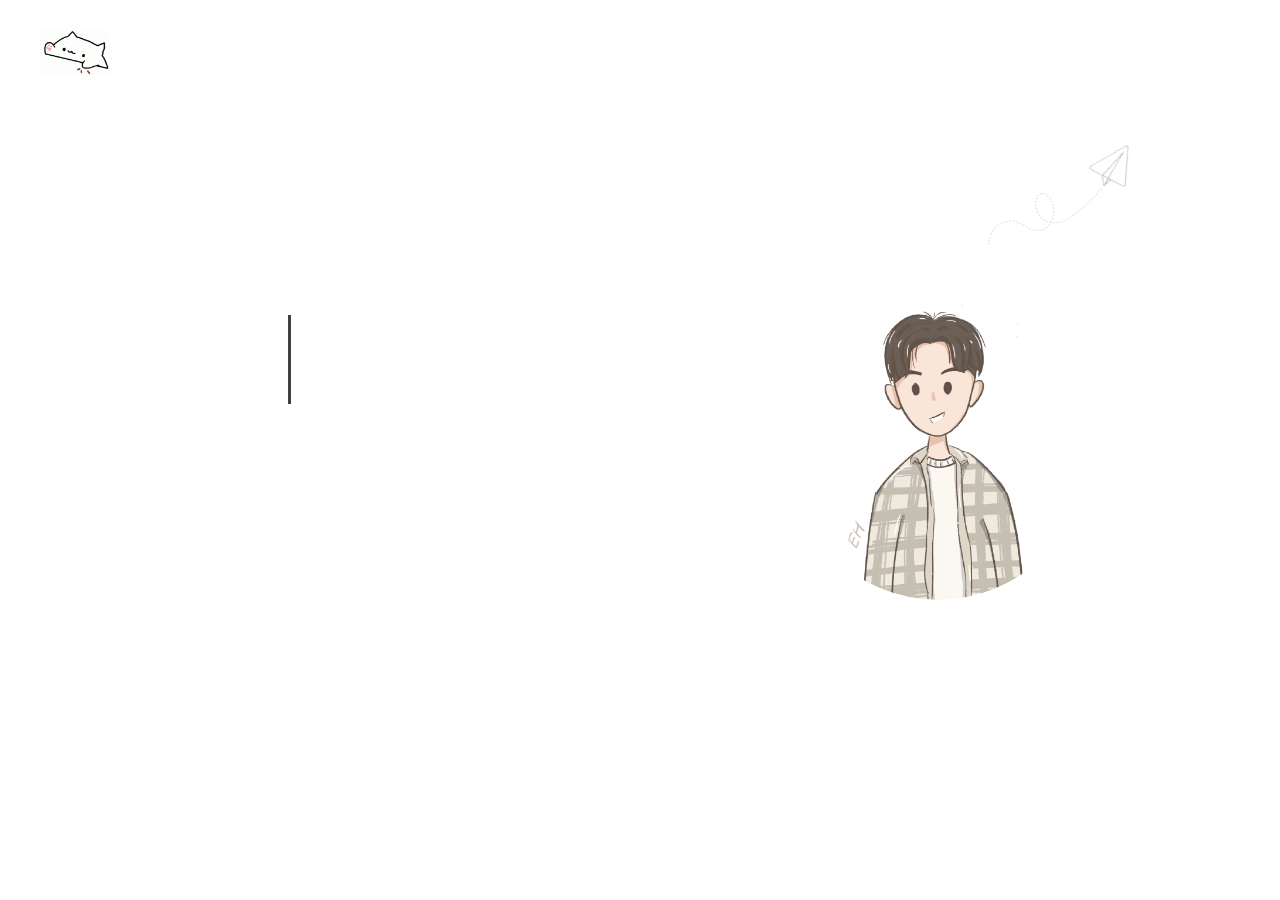
<file: index.html>
<!DOCTYPE html>
<html lang="en">
<head>
    <meta charset="UTF-8">
    <meta name="viewport" content="width=device-width, initial-scale=1.0">
    <title>alex's eudaimonia</title>
    <link rel="icon" type="image/x-icon" href="favicon.ico">
    <link rel="icon" type="image/png" sizes="32x32" href="favicon.ico">
    <link rel="apple-touch-icon" href="favicon.ico">
    <link rel="stylesheet" href="styles.css">
</head>
<body>
    <a href="/" class="logo">
        <img src="bongo.gif" alt="Home" class="logo-image">
    </a>
    
    <!-- Profile drawing background element -->
    <div class="paper-airplane">
        <img src="drawing_pfp.jpg" alt="Alex's profile illustration"/>
    </div>
    
    <!-- Paper airplane decorative element -->
    <div class="paper-airplane-small">
        <img src="paper-airplane.svg" alt="Paper airplane illustration"/>
    </div>
    
    <div class="container">
        <main class="content">
            <h1 class="title">hi, i'm alex.</h1>
            <p class="about-intro">I'm drawn to the intersection where technology meets society. Welcome to my little corner of the internet.</p>
            <div class="links">
                <a href="about.html" class="link">about</a>
                <a href="research.html" class="link">research</a>
                <a href="writing.html" class="link">writing</a>
                <a href="mnemosyne.html" class="link">mnemosyne</a>
                <a href="contact.html" class="link">contact</a>
            </div>
        </main>
    </div>
</body>
</html>
</file>
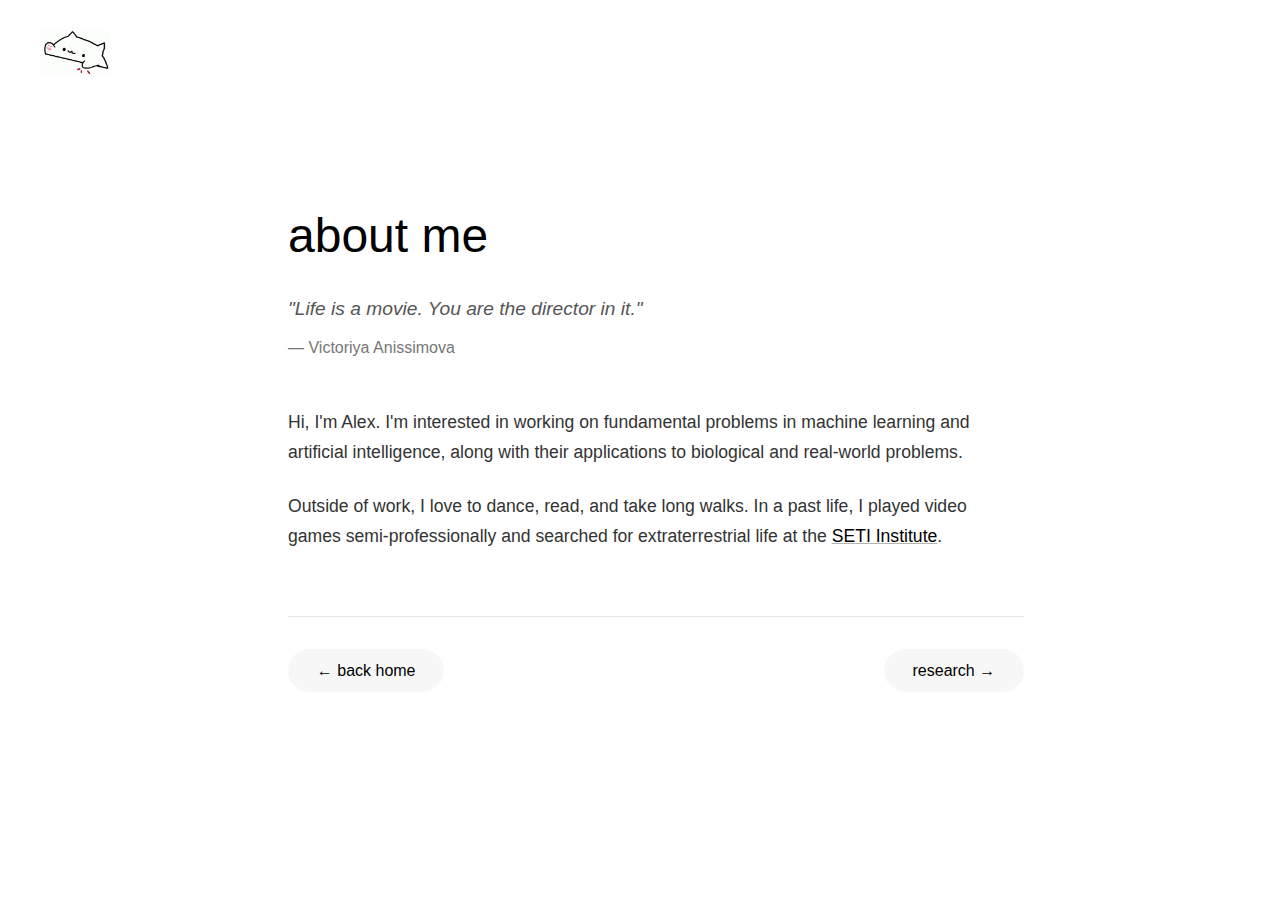
<file: about.html>
<!DOCTYPE html>
<html lang="en">
<head>
    <meta charset="UTF-8">
    <meta name="viewport" content="width=device-width, initial-scale=1.0">
    <title>alex's eudaimonia</title>
    <link rel="icon" type="image/x-icon" href="favicon.ico">
    <link rel="stylesheet" href="styles.css">
    <link rel="stylesheet" href="pages.css">
</head>
<body>
    <a href="/" class="logo">
        <img src="bongo.gif" alt="Home" class="logo-image">
    </a>
    
    <div class="container">
        <main class="page-content">
            <h1 class="page-title">about me</h1>
            
            <blockquote class="page-quote">
                "Life is a movie. You are the director in it."
                <cite>— Victoriya Anissimova</cite>
            </blockquote>
            
            <div class="about-section">
                <p>Hi, I'm Alex. I'm interested in working on fundamental problems in machine learning and artificial intelligence, along with their applications to biological and real-world problems.</p>
                
                <p>Outside of work, I love to dance, read, and take long walks. In a past life, I played video games semi-professionally and searched for extraterrestrial life at the <a href="https://www.seti.org/" target="_blank" rel="noopener noreferrer">SETI Institute</a>.</p>
            </div>
            
            <nav class="page-nav">
                <a href="/" class="nav-link">← back home</a>
                <a href="research.html" class="nav-link">research →</a>
            </nav>
        </main>
    </div>
</body>
</html>
</file>
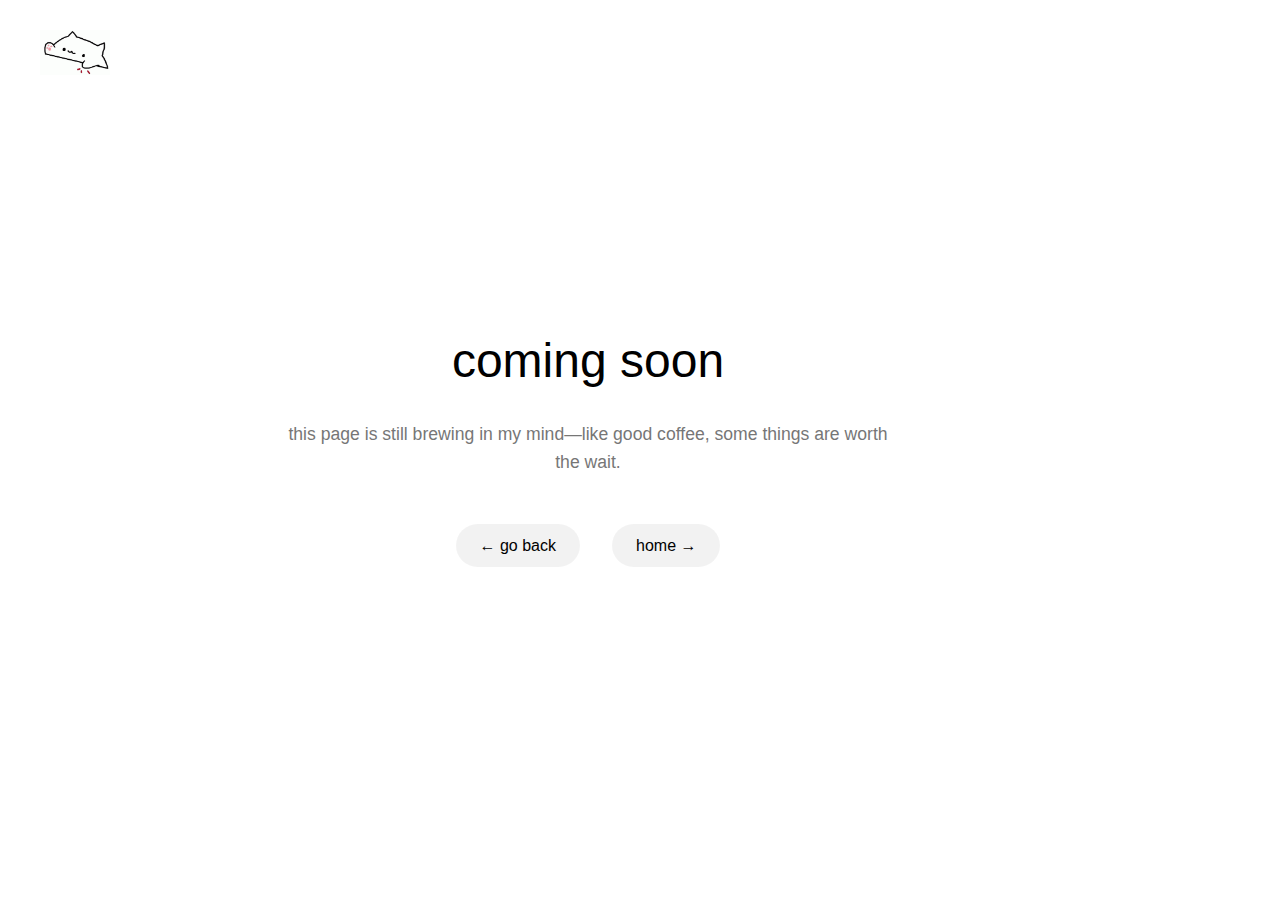
<file: coming-soon.html>
<!DOCTYPE html>
<html lang="en">
<head>
    <meta charset="UTF-8">
    <meta name="viewport" content="width=device-width, initial-scale=1.0">
    <title>coming soon - alex's eudaimonia</title>
    <link rel="icon" type="image/x-icon" href="favicon.ico">
    <link rel="stylesheet" href="styles.css">
    <link rel="stylesheet" href="pages.css">
</head>
<body>
    <a href="/" class="logo">
        <img src="bongo.gif" alt="Home" class="logo-image">
    </a>
    
    <div class="container">
        <main class="page-content">
            <div class="coming-soon-content">
                <h1 class="page-title">coming soon</h1>
                
                <div class="coming-soon-message">
                    <p>this page is still brewing in my mind—like good coffee, some things are worth the wait.</p>
                </div>
                
                <div class="coming-soon-actions">
                    <a href="javascript:history.back()" class="nav-link">← go back</a>
                    <a href="/" class="nav-link">home →</a>
                </div>
            </div>
        </main>
    </div>
    
    <style>
        .coming-soon-content {
            text-align: center;
            max-width: 600px;
            margin: 0 auto;
        }
        
        .coming-soon-message {
            margin: 2rem 0 3rem 0;
            opacity: 0.8;
        }
        
        .coming-soon-message p {
            font-size: 1.1rem;
            line-height: 1.6;
            margin-bottom: 1rem;
            color: #555;
        }
        
        .coming-soon-actions {
            display: flex;
            justify-content: center;
            gap: 2rem;
            margin-top: 2rem;
        }
        
        .coming-soon-actions .nav-link {
            padding: 0.8rem 1.5rem;
            background: rgba(0, 0, 0, 0.05);
            border-radius: 25px;
            transition: all 0.3s ease;
        }
        
        .coming-soon-actions .nav-link:hover {
            background: rgba(0, 0, 0, 0.1);
            transform: translateY(-2px);
        }
        
        @media (max-width: 768px) {
            .coming-soon-actions {
                flex-direction: column;
                align-items: center;
                gap: 1rem;
            }
        }
    </style>
</body>
</html>
</file>
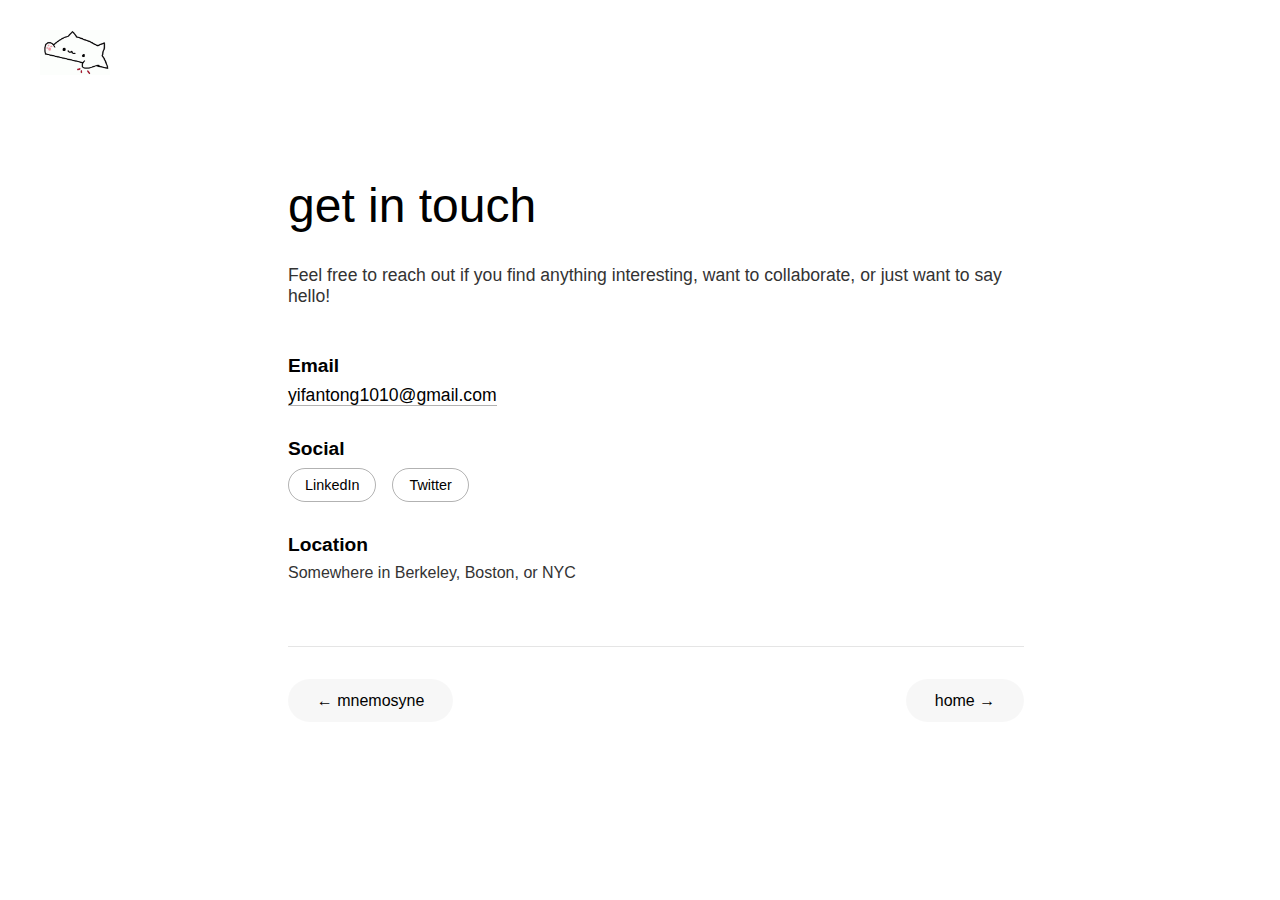
<file: contact.html>
<!DOCTYPE html>
<html lang="en">
<head>
    <meta charset="UTF-8">
    <meta name="viewport" content="width=device-width, initial-scale=1.0">
    <title>alex's eudaimonia</title>
    <link rel="icon" type="image/x-icon" href="favicon.ico">
    <link rel="stylesheet" href="styles.css">
    <link rel="stylesheet" href="pages.css">
</head>
<body>
    <a href="/" class="logo">
        <img src="bongo.gif" alt="Home" class="logo-image">
    </a>
    
    <div class="container">
        <main class="page-content">
            <h1 class="page-title">get in touch</h1>
            
            <div class="contact-intro">
                <p>Feel free to reach out if you find anything interesting, want to collaborate, or just want to say hello!</p>
            </div>
            
            <div class="contact-methods">
                <div class="contact-item">
                    <h3>Email</h3>
                    <a href="mailto:yifantong1010@gmail.com" class="contact-link">yifantong1010@gmail.com</a>
                </div>
                
                <div class="contact-item">
                    <h3>Social</h3>
                    <div class="social-links">
                        <a href="https://linkedin.com/in/alextong1010/" class="social-link">LinkedIn</a>
                        <a href="https://twitter.com/atong_04" class="social-link">Twitter</a>
                    </div>
                </div>
                
                <div class="contact-item">
                    <h3>Location</h3>
                    <p class="location">Somewhere in Berkeley, Boston, or NYC</p>
                </div>
            </div>
            
            <nav class="page-nav">
                <a href="mnemosyne.html" class="nav-link">← mnemosyne</a>
                <a href="/" class="nav-link">home →</a>
            </nav>
        </main>
    </div>
</body>
</html>
</file>
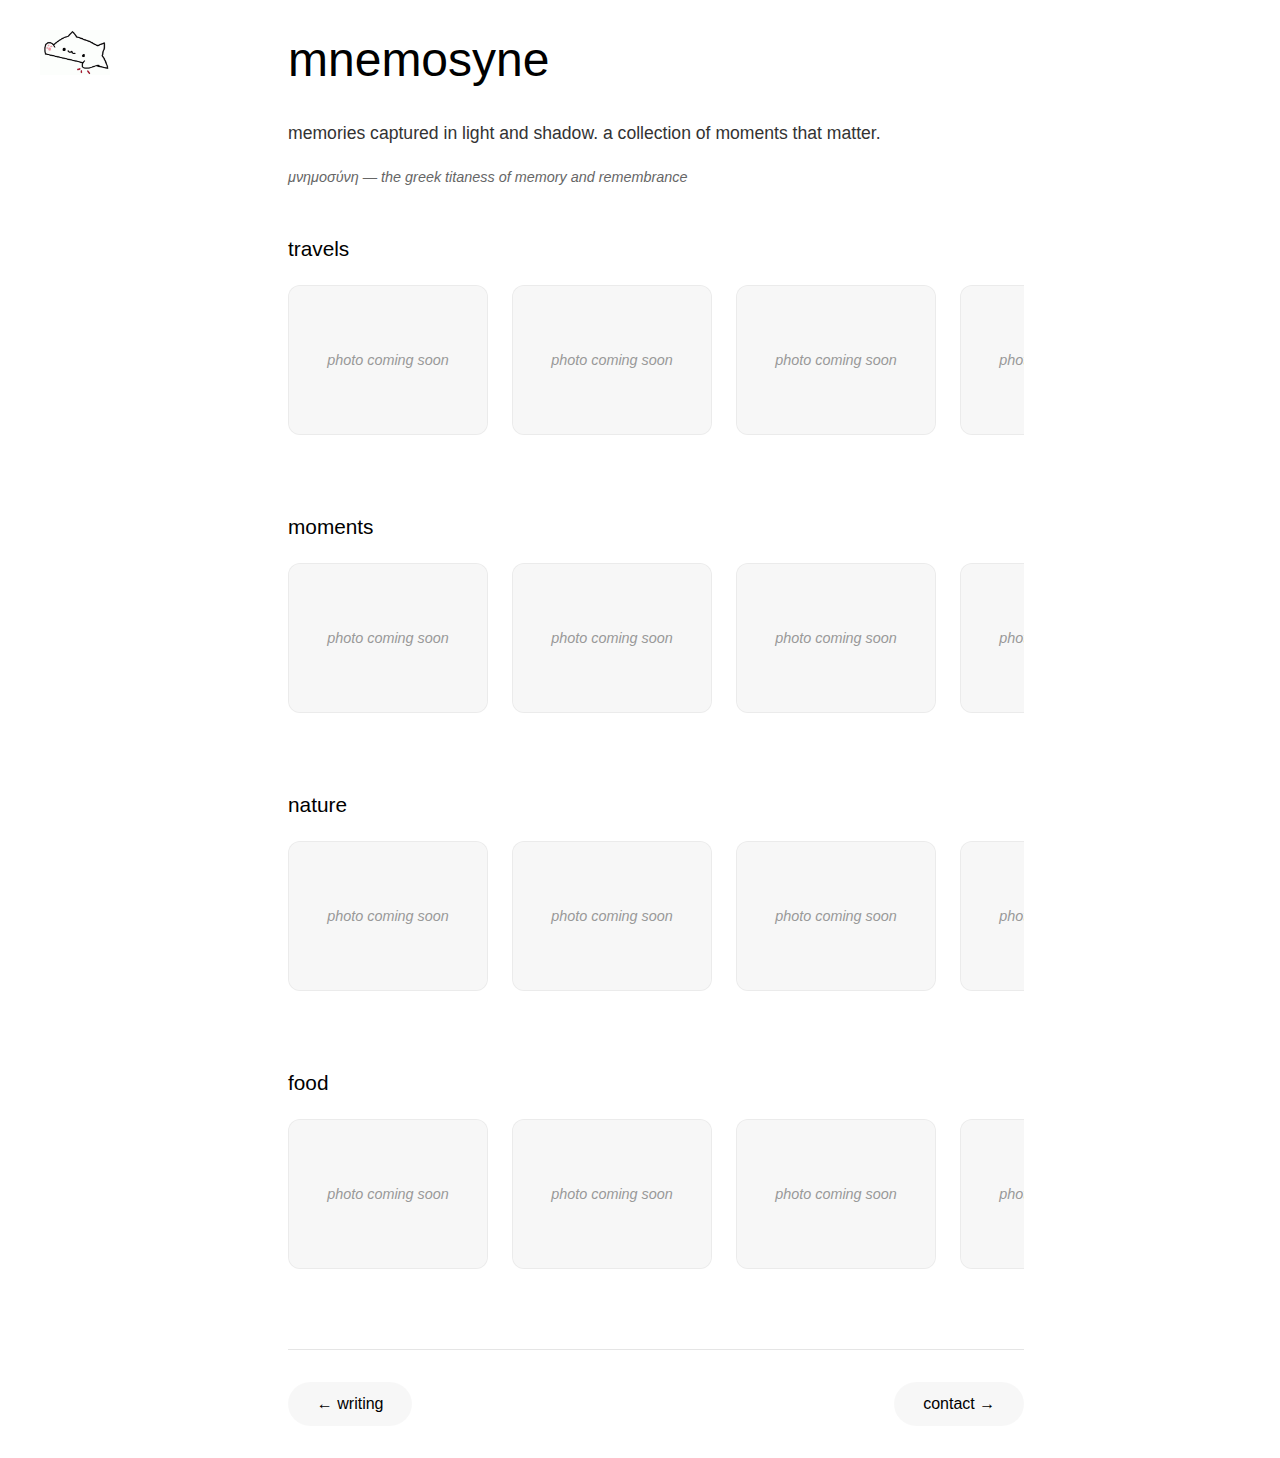
<file: mnemosyne.html>
<!DOCTYPE html>
<html lang="en">
<head>
    <meta charset="UTF-8">
    <meta name="viewport" content="width=device-width, initial-scale=1.0">
    <title>alex's eudaimonia</title>
    <link rel="icon" type="image/x-icon" href="favicon.ico">
    <link rel="stylesheet" href="styles.css">
    <link rel="stylesheet" href="pages.css">
</head>
<body>
    <a href="/" class="logo">
        <img src="bongo.gif" alt="Home" class="logo-image">
    </a>
    
    <div class="container">
        <main class="page-content">
            <h1 class="page-title">mnemosyne</h1>
            
            <div class="mnemosyne-intro">
                <p>memories captured in light and shadow. a collection of moments that matter.</p>
                <p class="greek-note">μνημοσύνη — the greek titaness of memory and remembrance</p>
            </div>
            
            <div class="photo-gallery">
                <div class="photo-section">
                    <h3>travels</h3>
                    <div class="photo-grid">
                        <div class="photo-placeholder">
                            <span>photo coming soon</span>
                        </div>
                        <div class="photo-placeholder">
                            <span>photo coming soon</span>
                        </div>
                        <div class="photo-placeholder">
                            <span>photo coming soon</span>
                        </div>
                        <div class="photo-placeholder">
                            <span>photo coming soon</span>
                        </div>
                        <div class="photo-placeholder">
                            <span>photo coming soon</span>
                        </div>
                        <div class="photo-placeholder">
                            <span>photo coming soon</span>
                        </div>
                        <div class="photo-placeholder">
                            <span>photo coming soon</span>
                        </div>
                    </div>
                </div>
                
                <div class="photo-section">
                    <h3>moments</h3>
                    <div class="photo-grid">
                        <div class="photo-placeholder">
                            <span>photo coming soon</span>
                        </div>
                        <div class="photo-placeholder">
                            <span>photo coming soon</span>
                        </div>
                        <div class="photo-placeholder">
                            <span>photo coming soon</span>
                        </div>
                        <div class="photo-placeholder">
                            <span>photo coming soon</span>
                        </div>
                        <div class="photo-placeholder">
                            <span>photo coming soon</span>
                        </div>
                        <div class="photo-placeholder">
                            <span>photo coming soon</span>
                        </div>
                    </div>
                </div>
                
                <div class="photo-section">
                    <h3>nature</h3>
                    <div class="photo-grid">
                        <div class="photo-placeholder">
                            <span>photo coming soon</span>
                        </div>
                        <div class="photo-placeholder">
                            <span>photo coming soon</span>
                        </div>
                        <div class="photo-placeholder">
                            <span>photo coming soon</span>
                        </div>
                        <div class="photo-placeholder">
                            <span>photo coming soon</span>
                        </div>
                        <div class="photo-placeholder">
                            <span>photo coming soon</span>
                        </div>
                    </div>
                </div>

                <div class="photo-section">
                    <h3>food</h3>
                    <div class="photo-grid">
                        <div class="photo-placeholder">
                            <span>photo coming soon</span>
                        </div>
                        <div class="photo-placeholder">
                            <span>photo coming soon</span>
                        </div>
                        <div class="photo-placeholder">
                            <span>photo coming soon</span>
                        </div>
                        <div class="photo-placeholder">
                            <span>photo coming soon</span>
                        </div>
                        <div class="photo-placeholder">
                            <span>photo coming soon</span>
                        </div>
                        <div class="photo-placeholder">
                            <span>photo coming soon</span>
                        </div>
                    </div>
                </div>
            </div>
            
            <nav class="page-nav">
                <a href="writing.html" class="nav-link">← writing</a>
                <a href="contact.html" class="nav-link">contact →</a>
            </nav>
        </main>
    </div>
</body>
</html>
</file>
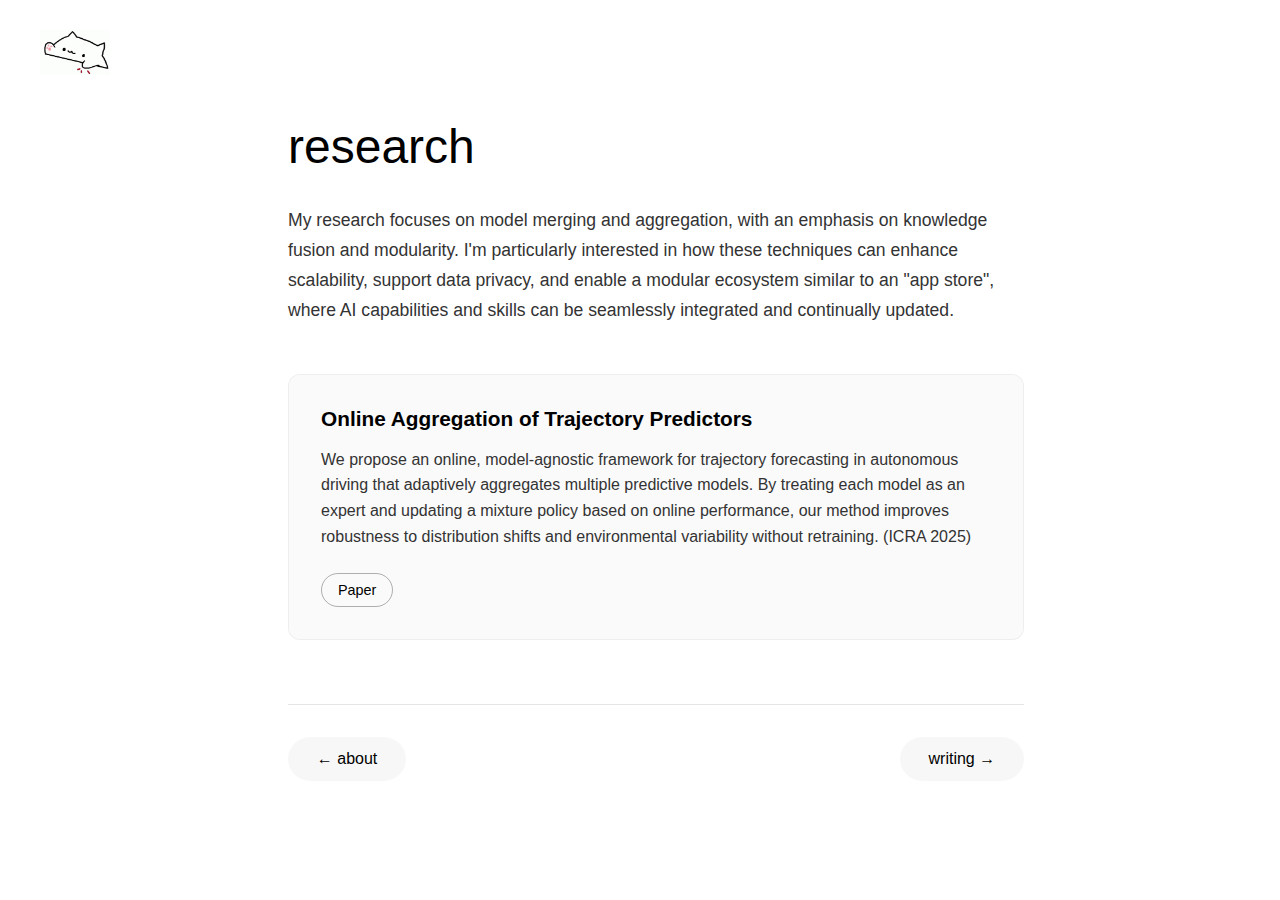
<file: research.html>
<!DOCTYPE html>
<html lang="en">
<head>
    <meta charset="UTF-8">
    <meta name="viewport" content="width=device-width, initial-scale=1.0">
    <title>alex's eudaimonia</title>
    <link rel="icon" type="image/x-icon" href="favicon.ico">
    <link rel="stylesheet" href="styles.css">
    <link rel="stylesheet" href="pages.css">
</head>
<body>
    <a href="/" class="logo">
        <img src="bongo.gif" alt="Home" class="logo-image">
    </a>
    
    <div class="container">
        <main class="page-content">
            <h1 class="page-title">research</h1>
            
            <div class="research-intro">
                <p>
                    My research focuses on model merging and aggregation,  
                    with an emphasis on knowledge fusion and modularity.
                    I'm particularly interested in how these techniques can enhance scalability,  
                    support data privacy, and enable a modular ecosystem similar to an "app store",  
                    where AI capabilities and skills can be seamlessly integrated and continually updated.
                </p>
            </div>
            
            <div class="research-grid">
                <div class="research-card">
                    <h3>Online Aggregation of Trajectory Predictors</h3>
                    <p>
                        We propose an online, model-agnostic framework for trajectory forecasting in autonomous driving that adaptively aggregates multiple predictive models. 
                        By treating each model as an expert and updating a mixture policy based on online performance, our method improves robustness to distribution shifts and environmental variability without retraining. (ICRA 2025)
                    </p>
                    <div class="research-links">
                        <a href="https://arxiv.org/abs/2502.07178" class="research-link">Paper</a>
                    </div>
                </div>
            </div>
            
            <nav class="page-nav">
                <a href="about.html" class="nav-link">← about</a>
                <a href="writing.html" class="nav-link">writing →</a>
            </nav>
        </main>
    </div>
</body>
</html>
</file>
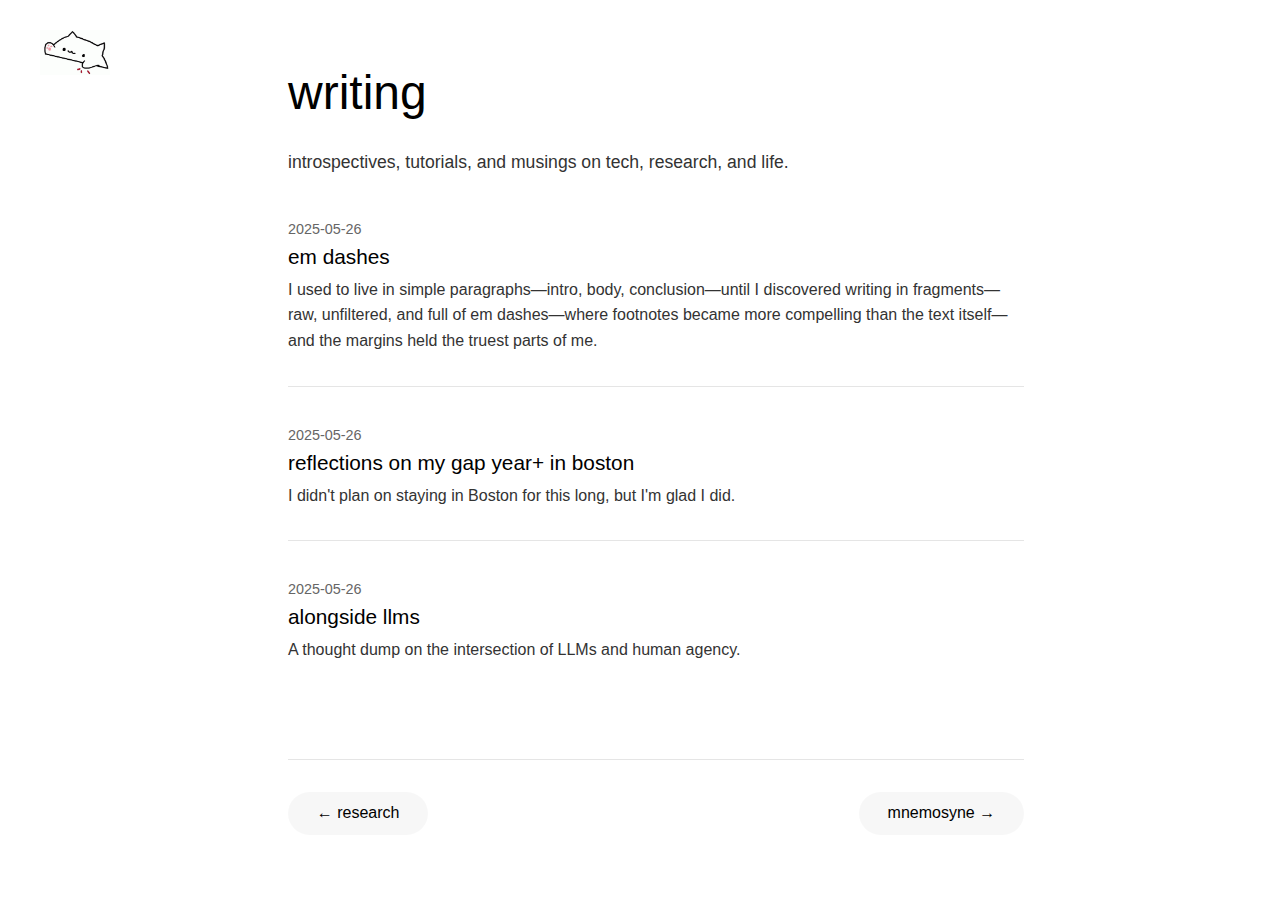
<file: writing.html>
<!DOCTYPE html>
<html lang="en">
<head>
    <meta charset="UTF-8">
    <meta name="viewport" content="width=device-width, initial-scale=1.0">
    <title>alex's eudaimonia</title>
    <link rel="icon" type="image/x-icon" href="favicon.ico">
    <link rel="stylesheet" href="styles.css">
    <link rel="stylesheet" href="pages.css">
</head>
<body>
    <a href="/" class="logo">
        <img src="bongo.gif" alt="Home" class="logo-image">
    </a>
    
    <div class="container">
        <main class="page-content">
            <h1 class="page-title">writing</h1>
            
            <div class="writing-intro">
                <p>introspectives, tutorials, and musings on tech, research, and life.</p>
            </div>
            
            <div class="posts-list">
                <article class="post-item">
                    <div class="post-date">2025-05-26</div>
                    <h3><a href="coming-soon.html" class="post-title">em dashes</a></h3>
                    <p class="post-excerpt">
                        I used to live in simple paragraphs—intro, body, 
                        conclusion—until I discovered writing in fragments—raw, 
                        unfiltered, and full of em dashes—where footnotes became more compelling than the text 
                        itself—and the margins held the truest parts of me.
                    </p>
                </article>
                
                <article class="post-item">
                    <div class="post-date">2025-05-26</div>
                    <h3><a href="coming-soon.html" class="post-title">reflections on my gap year+ in boston</a></h3>
                    <p class="post-excerpt">I didn't plan on staying in Boston for this long, but I'm glad I did.</p> 
                </article>
                
                <article class="post-item">
                    <div class="post-date">2025-05-26</div>
                    <h3><a href="coming-soon.html" class="post-title">alongside llms</a></h3>
                    <p class="post-excerpt">A thought dump on the intersection of LLMs and human agency.</p>
                </article>
            </div>
            
            <nav class="page-nav">
                <a href="research.html" class="nav-link">← research</a>
                <a href="mnemosyne.html" class="nav-link">mnemosyne →</a>
            </nav>
        </main>
    </div>
</body>
</html>
</file>
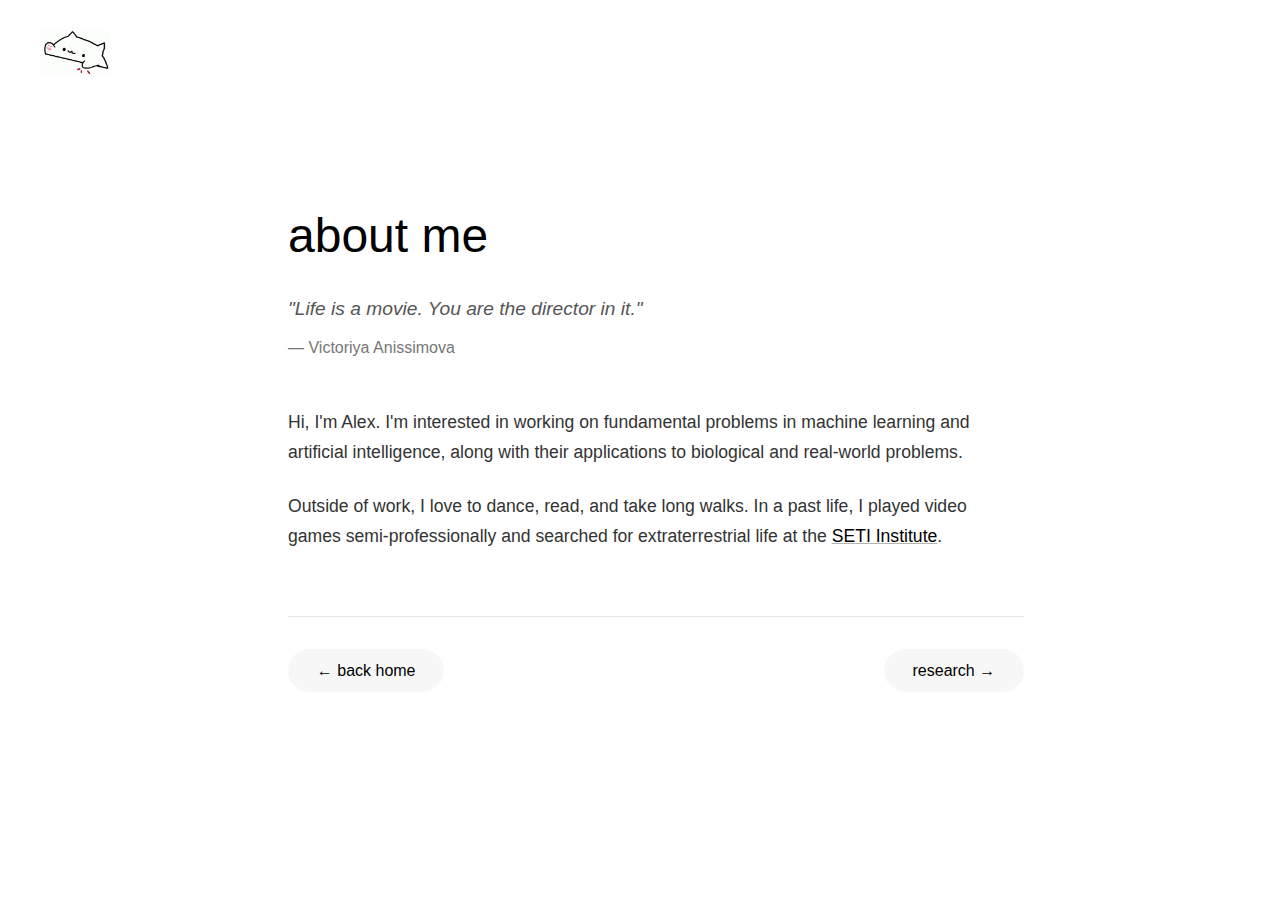
<file: src/about.html>
<!DOCTYPE html>
<html lang="en">
<head>
    <meta charset="UTF-8">
    <meta name="viewport" content="width=device-width, initial-scale=1.0">
    <title>alex's eudaimonia</title>
    <link rel="icon" type="image/x-icon" href="../public/favicon.ico">
    <link rel="stylesheet" href="styles.css">
    <link rel="stylesheet" href="pages.css">
</head>
<body>
    <a href="/" class="logo">
        <img src="../public/bongo.gif" alt="Home" class="logo-image">
    </a>
    
    <div class="container">
        <main class="page-content">
            <h1 class="page-title">about me</h1>
            
            <blockquote class="page-quote">
                "Life is a movie. You are the director in it."
                <cite>— Victoriya Anissimova</cite>
            </blockquote>
            
            <div class="about-section">
                <p>Hi, I'm Alex. I'm interested in working on fundamental problems in machine learning and artificial intelligence, along with their applications to biological and real-world problems.</p>
                
                <p>Outside of work, I love to dance, read, and take long walks. In a past life, I played video games semi-professionally and searched for extraterrestrial life at the <a href="https://www.seti.org/" target="_blank" rel="noopener noreferrer">SETI Institute</a>.</p>
            </div>
            
            <nav class="page-nav">
                <a href="/" class="nav-link">← back home</a>
                <a href="research.html" class="nav-link">research →</a>
            </nav>
        </main>
    </div>
</body>
</html>
</file>
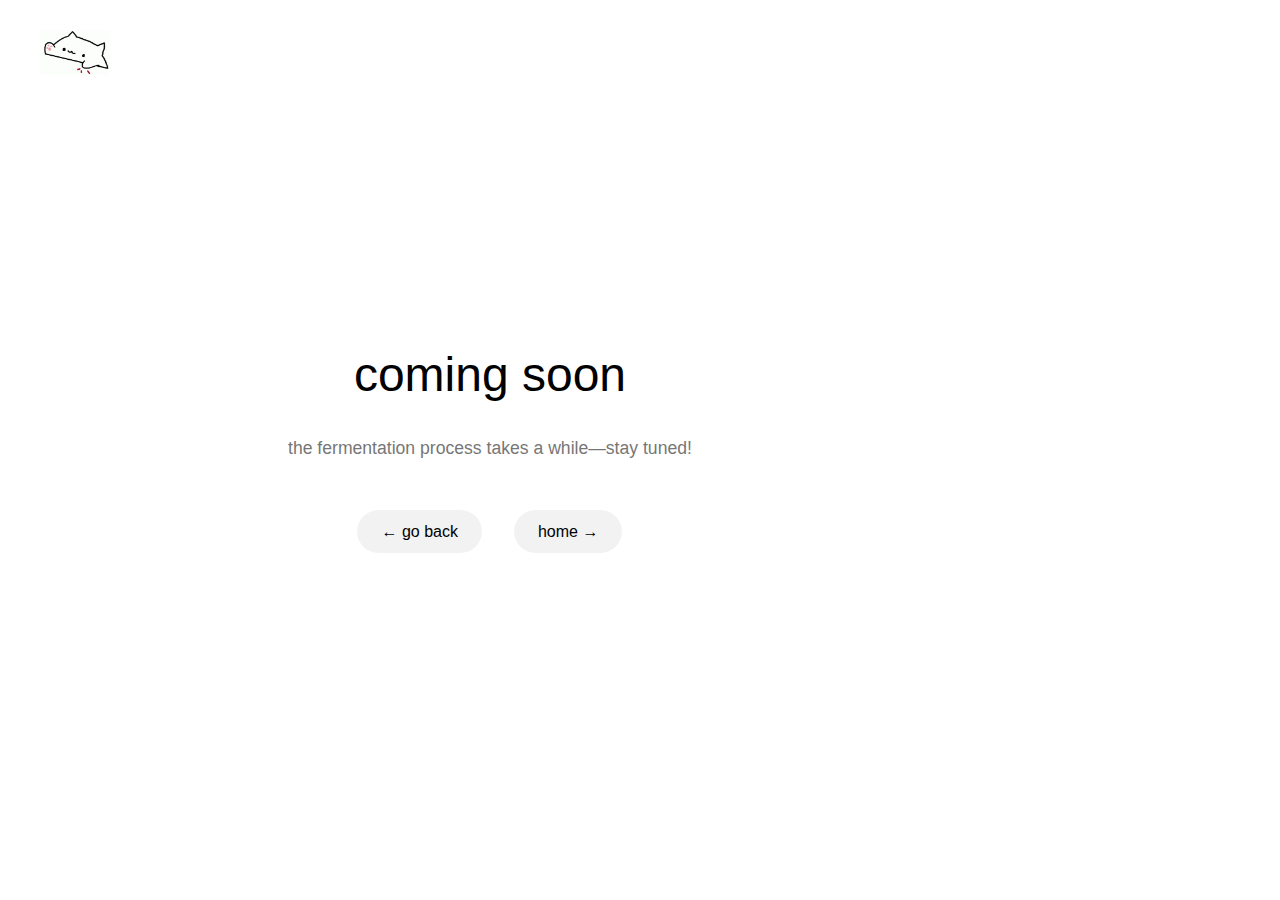
<file: src/coming-soon.html>
<!DOCTYPE html>
<html lang="en">
<head>
    <meta charset="UTF-8">
    <meta name="viewport" content="width=device-width, initial-scale=1.0">
    <title>coming soon - alex's eudaimonia</title>
    <link rel="icon" type="image/x-icon" href="../public/favicon.ico">
    <link rel="stylesheet" href="styles.css">
    <link rel="stylesheet" href="pages.css">
</head>
<body>
    <a href="/" class="logo">
        <img src="../public/bongo.gif" alt="Home" class="logo-image">
    </a>
    
    <div class="container">
        <main class="page-content">
            <div class="coming-soon-content">
                <h1 class="page-title">coming soon</h1>
                
                <div class="coming-soon-message">
                    <p>the fermentation process takes a while—stay tuned!</p>
                </div>
                
                <div class="coming-soon-actions">
                    <a href="javascript:history.back()" class="nav-link">← go back</a>
                    <a href="/" class="nav-link">home →</a>
                </div>
            </div>
        </main>
    </div>
</body>
</html>
</file>
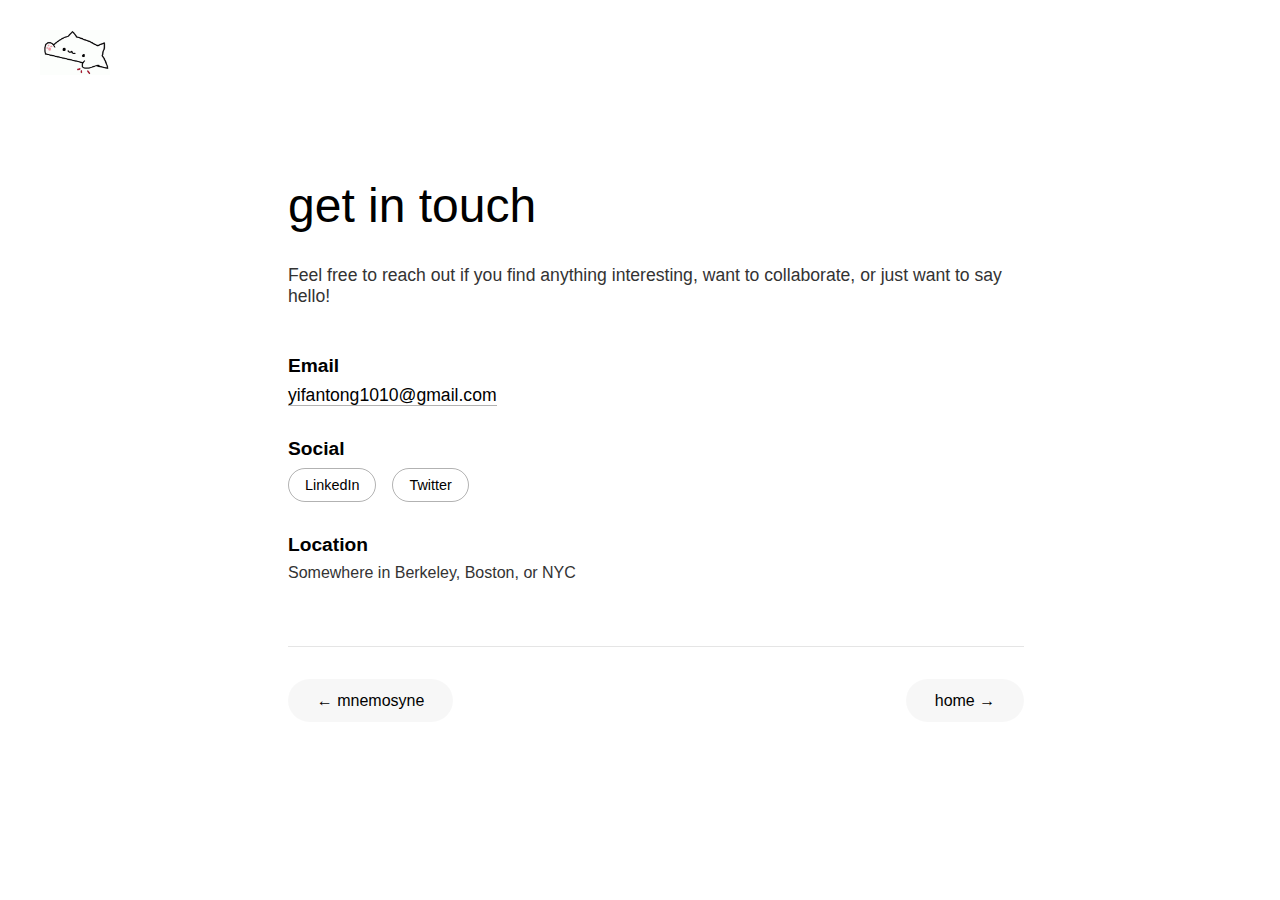
<file: src/contact.html>
<!DOCTYPE html>
<html lang="en">
<head>
    <meta charset="UTF-8">
    <meta name="viewport" content="width=device-width, initial-scale=1.0">
    <title>alex's eudaimonia</title>
    <link rel="icon" type="image/x-icon" href="../public/favicon.ico">
    <link rel="stylesheet" href="styles.css">
    <link rel="stylesheet" href="pages.css">
</head>
<body>
    <a href="/" class="logo">
        <img src="../public/bongo.gif" alt="Home" class="logo-image">
    </a>
    
    <div class="container">
        <main class="page-content">
            <h1 class="page-title">get in touch</h1>
            
            <div class="contact-intro">
                <p>Feel free to reach out if you find anything interesting, want to collaborate, or just want to say hello!</p>
            </div>
            
            <div class="contact-methods">
                <div class="contact-item">
                    <h3>Email</h3>
                    <a href="mailto:yifantong1010@gmail.com" class="contact-link">yifantong1010@gmail.com</a>
                </div>
                
                <div class="contact-item">
                    <h3>Social</h3>
                    <div class="social-links">
                        <a href="https://linkedin.com/in/alextong1010/" class="social-link">LinkedIn</a>
                        <a href="https://twitter.com/atong_04" class="social-link">Twitter</a>
                    </div>
                </div>
                
                <div class="contact-item">
                    <h3>Location</h3>
                    <p class="location">Somewhere in Berkeley, Boston, or NYC</p>
                </div>
            </div>
            
            <nav class="page-nav">
                <a href="mnemosyne.html" class="nav-link">← mnemosyne</a>
                <a href="/" class="nav-link">home →</a>
            </nav>
        </main>
    </div>
</body>
</html>
</file>
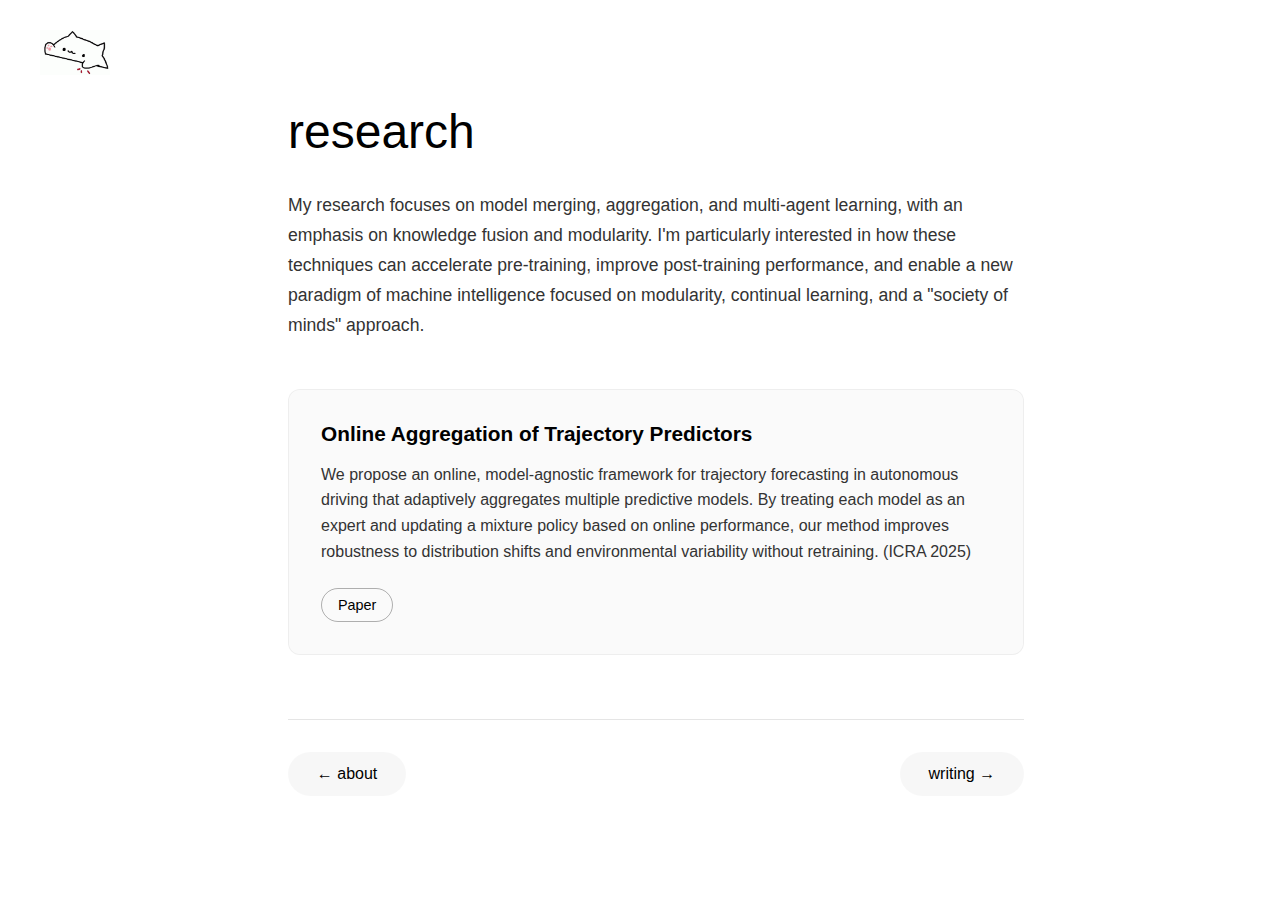
<file: src/research.html>
<!DOCTYPE html>
<html lang="en">
<head>
    <meta charset="UTF-8">
    <meta name="viewport" content="width=device-width, initial-scale=1.0">
    <title>alex's eudaimonia</title>
    <link rel="icon" type="image/x-icon" href="../public/favicon.ico">
    <link rel="stylesheet" href="styles.css">
    <link rel="stylesheet" href="pages.css">
</head>
<body>
    <a href="/" class="logo">
        <img src="../public/bongo.gif" alt="Home" class="logo-image">
    </a>
    
    <div class="container">
        <main class="page-content">
            <h1 class="page-title">research</h1>
            
            <div class="research-intro">
                <p>
                    My research focuses on model merging, aggregation, and multi-agent learning,  
                    with an emphasis on knowledge fusion and modularity.
                    I'm particularly interested in how these techniques can accelerate pre-training, 
                    improve post-training performance, and enable a new paradigm of machine intelligence 
                    focused on modularity, continual learning, and a "society of minds" approach.
                </p>
            </div>
            
            <div class="research-grid">
                <div class="research-card">
                    <h3>Online Aggregation of Trajectory Predictors</h3>
                    <p>
                        We propose an online, model-agnostic framework for trajectory forecasting in autonomous driving that adaptively aggregates multiple predictive models. 
                        By treating each model as an expert and updating a mixture policy based on online performance, our method improves robustness to distribution shifts and environmental variability without retraining. (ICRA 2025)
                    </p>
                    <div class="research-links">
                        <a href="https://arxiv.org/abs/2502.07178" class="research-link">Paper</a>
                    </div>
                </div>
            </div>
            
            <nav class="page-nav">
                <a href="about.html" class="nav-link">← about</a>
                <a href="writing.html" class="nav-link">writing →</a>
            </nav>
        </main>
    </div>
</body>
</html>
</file>
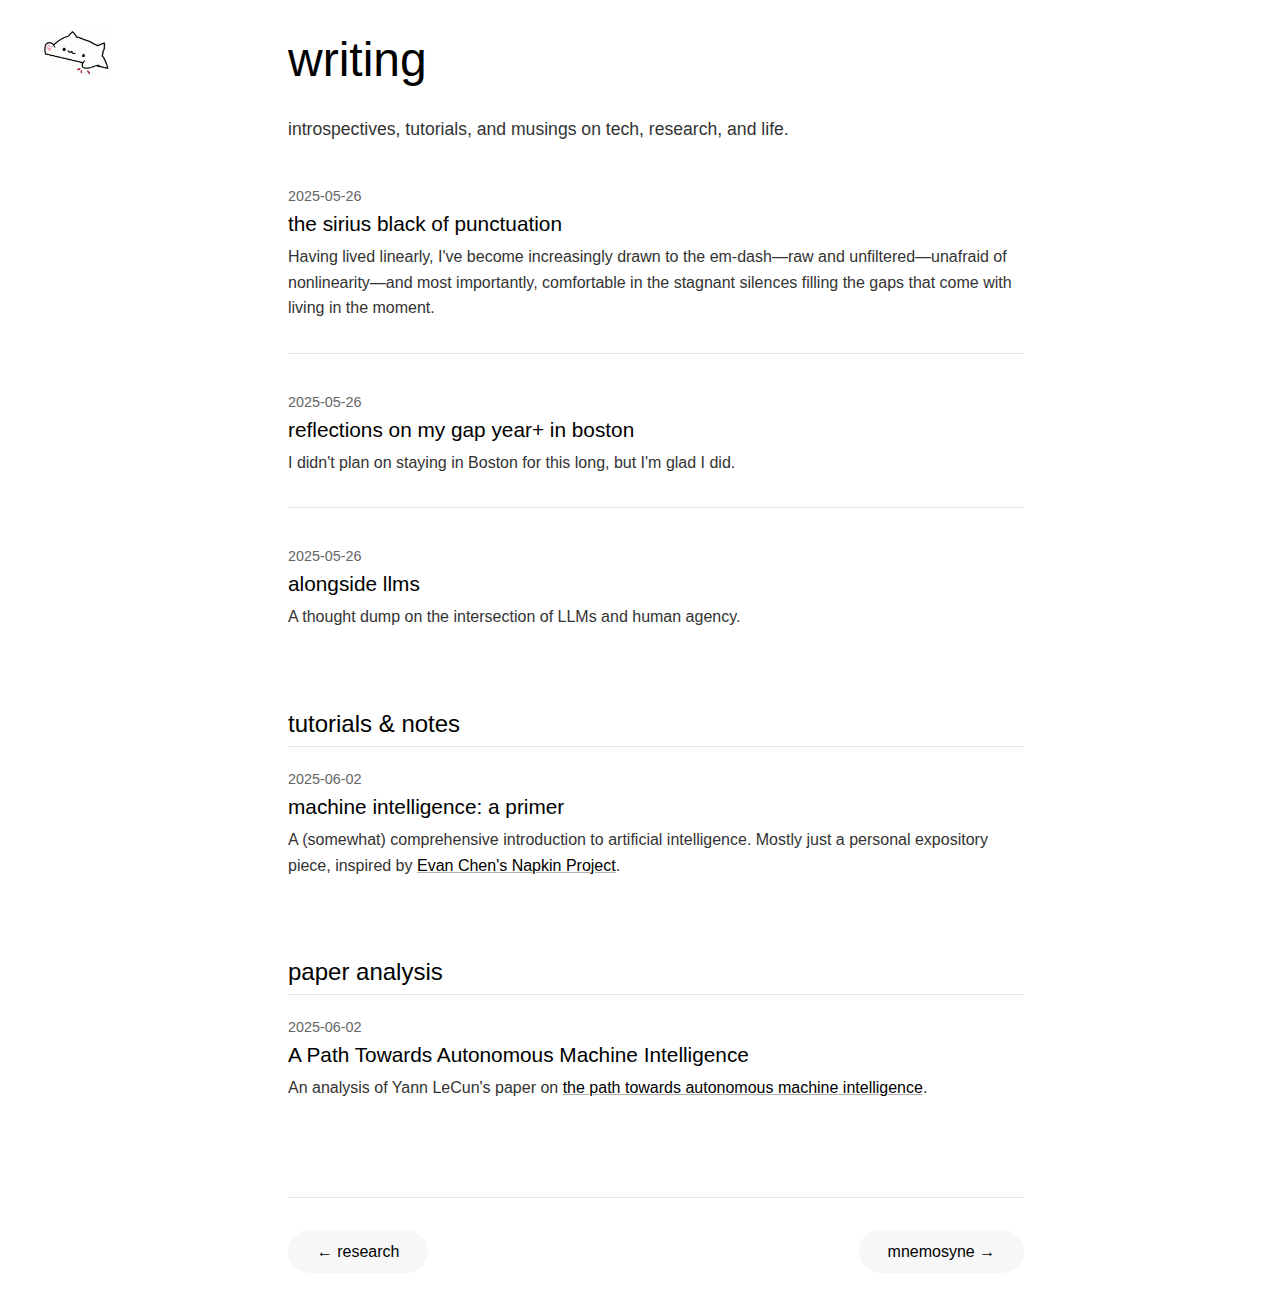
<file: src/writing.html>
<!DOCTYPE html>
<html lang="en">
<head>
    <meta charset="UTF-8">
    <meta name="viewport" content="width=device-width, initial-scale=1.0">
    <title>alex's eudaimonia</title>
    <link rel="icon" type="image/x-icon" href="../public/favicon.ico">
    <link rel="stylesheet" href="styles.css">
    <link rel="stylesheet" href="pages.css">
</head>
<body>
    <a href="/" class="logo">
        <img src="../public/bongo.gif" alt="Home" class="logo-image">
    </a>
    
    <div class="container">
        <main class="page-content">
            <h1 class="page-title">writing</h1>
            
            <div class="writing-intro">
                <p>introspectives, tutorials, and musings on tech, research, and life.</p>
            </div>
            
            <div class="posts-list">
                <article class="post-item">
                    <div class="post-date">2025-05-26</div>
                    <h3><a href="coming-soon.html" class="post-title">the sirius black of punctuation</a></h3>
                    <p class="post-excerpt">
                        Having lived linearly, I've become increasingly drawn to the em-dash—raw and unfiltered—unafraid of nonlinearity—and 
                        most importantly, comfortable in the stagnant silences filling the gaps that come with living in the moment.
                    </p>
                </article>
                
                <article class="post-item">
                    <div class="post-date">2025-05-26</div>
                    <h3><a href="coming-soon.html" class="post-title">reflections on my gap year+ in boston</a></h3>
                    <p class="post-excerpt">I didn't plan on staying in Boston for this long, but I'm glad I did.</p> 
                </article>
                
                <article class="post-item">
                    <div class="post-date">2025-05-26</div>
                    <h3><a href="coming-soon.html" class="post-title">alongside llms</a></h3>
                    <p class="post-excerpt">A thought dump on the intersection of LLMs and human agency.</p>
                </article>
            </div>
            
            <div class="tutorials-section">
                <h2 class="section-title">tutorials & notes</h2>
                <div class="posts-list">
                    <article class="post-item">
                        <div class="post-date">2025-06-02</div>
                        <h3><a href="ml-primer/index.html" class="post-title">machine intelligence: a primer</a></h3>
                        <p class="post-excerpt">
                            A (somewhat) comprehensive introduction to artificial intelligence. Mostly just a personal expository piece, 
                            inspired by <a href="https://web.evanchen.cc/napkin.html">Evan Chen's Napkin Project</a>.
                        </p>
                    </article>
                </div>
            </div>

            <div class="tutorials-section">
                <h2 class="section-title">paper analysis</h2>
                <div class="posts-list">
                    <article class="post-item">
                        <div class="post-date">2025-06-02</div>
                        <h3><a href="coming-soon.html" class="post-title">A Path Towards Autonomous Machine Intelligence</a></h3>
                        <p class="post-excerpt">
                            An analysis of Yann LeCun's paper on <a href="https://openreview.net/pdf?id=BZ5a1r-kVsf">the path towards autonomous machine intelligence</a>.
                        </p>
                    </article>
                </div>
            </div>
            
            <nav class="page-nav">
                <a href="research.html" class="nav-link">← research</a>
                <a href="mnemosyne.html" class="nav-link">mnemosyne →</a>
            </nav>
        </main>
    </div>
</body>
</html>
</file>
<file: styles.css>
* {
    margin: 0;
    padding: 0;
    box-sizing: border-box;
}

body {
    font-family: 'Comic Sans MS', cursive, sans-serif;
    background: #ffffff;
    min-height: 100vh;
    color: #000000;
    overflow-x: hidden;
    position: relative;
}

/* Profile drawing background element */
.paper-airplane {
    position: fixed;
    top: 50%;
    right: 15%;
    width: 300px;
    height: 300px;
    transform: translateY(-50%);
    z-index: 1;
    opacity: 0.8;
    pointer-events: none;
    border-radius: 50%;
    overflow: hidden;
}

.paper-airplane img {
    width: 100%;
    height: 100%;
    object-fit: cover;
    border-radius: 50%;
}

/* Small paper airplane decorative element */
.paper-airplane-small {
    position: fixed;
    top: 15%;
    right: 8%;
    width: 240px;
    height: 120px;
    z-index: 0;
    opacity: 0.4;
    pointer-events: none;
    transform: rotate(-15deg);
}

.paper-airplane-small img {
    width: 100%;
    height: 100%;
    object-fit: contain;
}

.logo {
    position: fixed;
    top: 30px;
    left: 40px;
    z-index: 1000;
    display: block;
    border-radius: 0;
    overflow: hidden;
    transition: transform 0.3s ease;
    background: #ffffff;
}

.logo:hover {
    transform: scale(1.05);
}

.logo-image {
    width: 70px;
    height: 45px;
    object-fit: cover;
    display: block;
    background: #ffffff;
}

.container {
    min-height: 100vh;
    display: flex;
    align-items: center;
    justify-content: flex-start;
    padding-left: 20%;
}

.content {
    text-align: left;
    padding: 2rem;
    max-width: 750px;
    position: relative;
    z-index: 2;
}

.title {
    font-size: clamp(2.4rem, 6.4vw, 4.8rem);
    font-weight: 400;
    margin-bottom: 1.5rem;
    letter-spacing: -0.02em;
    text-shadow: none;
    font-family: 'Comic Sans MS', cursive, sans-serif;
    color: #000000;
    position: relative;
    z-index: 3;
    
    /* Typewriter effect */
    overflow: hidden;
    white-space: nowrap;
    width: 0;
    max-width: fit-content;
    animation: typewriter 1.5s steps(13, end) forwards, 
               blink-caret 0.75s step-end infinite 1.5s,
               remove-caret 0s linear 4s forwards;
    border-right: 3px solid rgba(0, 0, 0, 0.75);
}

@keyframes typewriter {
    from { width: 0; }
    to { width: 100%; }
}

@keyframes blink-caret {
    from, to { border-color: transparent; }
    50% { border-color: rgba(0, 0, 0, 0.75); }
}

@keyframes remove-caret {
    to { border-right: none; }
}

.about-intro {
    font-size: clamp(1.1rem, 2.5vw, 1.3rem);
    font-weight: 400;
    margin-bottom: 3rem;
    opacity: 0;
    color: #333333;
    line-height: 1.6;
    max-width: 500px;
    font-family: 'Comic Sans MS', cursive, sans-serif;
    animation: fadeIn 0.5s ease-in-out 2.2s forwards;
    position: relative;
    z-index: 0;
}

@keyframes fadeIn {
    from { opacity: 0; transform: translateY(10px); }
    to { opacity: 1; transform: translateY(0); }
}

.links {
    display: flex;
    justify-content: flex-start;
    gap: 1.5rem;
    flex-wrap: wrap;
    opacity: 0;
    animation: fadeIn 0.5s ease-in-out 2.5s forwards;
    position: relative;
    z-index: 2;
}

.link {
    color: #000000;
    text-decoration: none;
    font-size: 1.1rem;
    font-weight: 400;
    padding: 0.7rem 1.5rem;
    border: none;
    border-radius: 50px;
    transition: all 0.3s ease;
    background: rgba(0, 0, 0, 0.03);
    font-family: 'Comic Sans MS', cursive, sans-serif;
    /* position: relative; */
    /* overflow: hidden; */
}

.link::before {
    content: '';
    position: absolute;
    top: 0;
    left: -100%;
    width: 100%;
    height: 100%;
    background: linear-gradient(90deg, transparent, rgba(255, 255, 255, 0.2), transparent);
    transition: left 0.5s;
}

.link:hover::before {
    left: 100%;
}

.link:hover {
    background: rgba(0, 0, 0, 0.08);
    transform: translateY(-3px);
    box-shadow: 0 8px 25px rgba(0, 0, 0, 0.12);
    color: #000000;
}

@media (max-width: 768px) {
    .container {
        padding-left: 20px;
        justify-content: flex-start;
    }
    
    .links {
        flex-direction: column;
        align-items: flex-start;
        gap: 1rem;
    }
    
    .link {
        width: 200px;
    }
    
    .content {
        padding: 1rem;
    }
}
</file>
<file: pages.css>
/* Page-specific styles for About, Research, Writing, Contact */

/* General link hover effects */
a:not(.logo):not(.nav-link):not(.link):not(.contact-link):not(.social-link):not(.research-link):not(.post-title) {
    color: #000000;
    text-decoration: underline;
    text-decoration-color: rgba(0, 0, 0, 0.3);
    transition: all 0.2s ease;
}

a:not(.logo):not(.nav-link):not(.link):not(.contact-link):not(.social-link):not(.research-link):not(.post-title):hover {
    color: #333333;
    text-decoration-color: #000000;
    text-decoration-thickness: 2px;
}

.page-content {
    text-align: left;
    padding: 2rem;
    max-width: 800px;
    margin: 0;
}

.page-title {
    font-size: clamp(2rem, 5vw, 3rem);
    font-weight: 400;
    margin-bottom: 2rem;
    color: #000000;
    font-family: 'Comic Sans MS', cursive, sans-serif;
}

.page-quote {
    text-align: left;
    font-style: italic;
    font-size: 1.2rem;
    color: #555555;
    margin: 2rem 0 3rem 0;
    padding: 0;
    border: none;
    font-family: 'Comic Sans MS', cursive, sans-serif;
    line-height: 1.5;
}

.page-quote cite {
    display: block;
    margin-top: 0.8rem;
    font-size: 1rem;
    color: #777777;
    font-style: normal;
    font-weight: 400;
}

/* About Page */
.about-section {
    margin-bottom: 3rem;
}

.about-section p {
    font-size: 1.1rem;
    line-height: 1.7;
    margin-bottom: 1.5rem;
    color: #333333;
    font-family: 'Comic Sans MS', cursive, sans-serif;
}

/* Research Page */
.research-intro {
    margin-bottom: 3rem;
}

.research-intro p {
    font-size: 1.1rem;
    color: #333333;
    line-height: 1.7;
    font-family: 'Comic Sans MS', cursive, sans-serif;
}

.research-grid {
    display: grid;
    gap: 2rem;
    margin-bottom: 3rem;
}

.research-card {
    background: rgba(0, 0, 0, 0.02);
    padding: 2rem;
    border-radius: 12px;
    border: 1px solid rgba(0, 0, 0, 0.05);
    transition: transform 0.2s ease, box-shadow 0.2s ease;
}

.research-card:hover {
    transform: translateY(-2px);
    box-shadow: 0 4px 12px rgba(0, 0, 0, 0.1);
}

.research-card h3 {
    font-size: 1.3rem;
    margin-bottom: 1rem;
    color: #000000;
    font-family: 'Comic Sans MS', cursive, sans-serif;
}

.research-card p {
    color: #333333;
    line-height: 1.6;
    margin-bottom: 1.5rem;
    font-family: 'Comic Sans MS', cursive, sans-serif;
}

.research-links {
    display: flex;
    gap: 1rem;
}

.research-link {
    color: #000000;
    text-decoration: none;
    padding: 0.5rem 1rem;
    border: 1px solid rgba(0, 0, 0, 0.3);
    border-radius: 20px;
    font-size: 0.9rem;
    transition: all 0.2s ease;
    font-family: 'Comic Sans MS', cursive, sans-serif;
}

.research-link:hover {
    background: rgba(0, 0, 0, 0.05);
    transform: translateY(-1px);
}

/* Writing Page */
.writing-intro {
    margin-bottom: 3rem;
}

.writing-intro p {
    font-size: 1.1rem;
    color: #333333;
    font-family: 'Comic Sans MS', cursive, sans-serif;
}

.posts-list {
    margin-bottom: 3rem;
}

.post-item {
    margin-bottom: 2.5rem;
    padding-bottom: 2rem;
    border-bottom: 1px solid rgba(0, 0, 0, 0.1);
}

.post-item:last-child {
    border-bottom: none;
}

.post-date {
    font-size: 0.9rem;
    color: #666666;
    margin-bottom: 0.5rem;
    font-family: 'Comic Sans MS', cursive, sans-serif;
}

.post-title {
    color: #000000;
    text-decoration: none;
    font-size: 1.3rem;
    font-weight: 500;
    font-family: 'Comic Sans MS', cursive, sans-serif;
    transition: color 0.2s ease;
}

.post-title:hover {
    color: #333333;
}

.post-excerpt {
    color: #333333;
    line-height: 1.6;
    margin-top: 0.5rem;
    font-family: 'Comic Sans MS', cursive, sans-serif;
}

/* Contact Page */
.contact-intro {
    margin-bottom: 3rem;
}

.contact-intro p {
    font-size: 1.1rem;
    color: #333333;
    font-family: 'Comic Sans MS', cursive, sans-serif;
}

.contact-methods {
    margin-bottom: 3rem;
}

.contact-item {
    margin-bottom: 2rem;
}

.contact-item h3 {
    font-size: 1.2rem;
    margin-bottom: 0.5rem;
    color: #000000;
    font-family: 'Comic Sans MS', cursive, sans-serif;
}

.contact-link {
    color: #000000;
    text-decoration: none;
    font-size: 1.1rem;
    border-bottom: 1px solid rgba(0, 0, 0, 0.3);
    transition: border-color 0.2s ease;
    font-family: 'Comic Sans MS', cursive, sans-serif;
}

.contact-link:hover {
    border-color: #000000;
}

.social-links {
    display: flex;
    gap: 1rem;
    flex-wrap: wrap;
}

.social-link {
    color: #000000;
    text-decoration: none;
    padding: 0.5rem 1rem;
    border: 1px solid rgba(0, 0, 0, 0.3);
    border-radius: 20px;
    font-size: 0.9rem;
    transition: all 0.2s ease;
    font-family: 'Comic Sans MS', cursive, sans-serif;
}

.social-link:hover {
    background: rgba(0, 0, 0, 0.05);
    transform: translateY(-1px);
}

.location {
    color: #333333;
    margin: 0.25rem 0;
    font-family: 'Comic Sans MS', cursive, sans-serif;
}

/* Navigation between pages */
.page-nav {
    display: flex;
    justify-content: space-between;
    align-items: center;
    margin-top: 4rem;
    padding-top: 2rem;
    border-top: 1px solid rgba(0, 0, 0, 0.1);
}

.nav-link {
    color: #000000;
    text-decoration: none;
    padding: 0.8rem 1.8rem;
    border: none;
    border-radius: 50px;
    transition: all 0.3s ease;
    font-family: 'Comic Sans MS', cursive, sans-serif;
    background: rgba(0, 0, 0, 0.03);
    position: relative;
    overflow: hidden;
}

.nav-link::before {
    content: '';
    position: absolute;
    top: 0;
    left: -100%;
    width: 100%;
    height: 100%;
    background: linear-gradient(90deg, transparent, rgba(255, 255, 255, 0.2), transparent);
    transition: left 0.5s;
}

.nav-link:hover::before {
    left: 100%;
}

.nav-link:hover {
    background: rgba(0, 0, 0, 0.08);
    transform: translateY(-3px);
    box-shadow: 0 8px 25px rgba(0, 0, 0, 0.12);
}

/* Responsive design */
@media (max-width: 768px) {
    .page-content {
        padding: 1rem;
    }
    
    .research-grid {
        gap: 1.5rem;
    }
    
    .research-card {
        padding: 1.5rem;
    }
    
    .page-nav {
        flex-direction: column;
        gap: 1rem;
    }
    
    .social-links {
        flex-direction: column;
        align-items: flex-start;
    }
    
}

/* Mnemosyne/Photos Page */
.mnemosyne-intro {
    margin-bottom: 3rem;
}

.mnemosyne-intro p {
    font-size: 1.1rem;
    color: #333333;
    line-height: 1.7;
    font-family: 'Comic Sans MS', cursive, sans-serif;
    margin-bottom: 1rem;
}

.greek-note {
    font-style: italic;
    font-size: 0.9rem !important;
    color: #666666 !important;
    margin-top: 1rem !important;
}

.photo-gallery {
    margin-bottom: 3rem;
}

.photo-section {
    margin-bottom: 4rem;
}

.photo-section h3 {
    font-size: 1.3rem;
    margin-bottom: 1.5rem;
    color: #000000;
    font-family: 'Comic Sans MS', cursive, sans-serif;
    font-weight: 400;
}

.photo-grid {
    display: flex;
    gap: 1.5rem;
    overflow-x: auto;
    padding-bottom: 1rem;
    scroll-snap-type: x mandatory;
}

.photo-grid::-webkit-scrollbar {
    height: 8px;
}

.photo-grid::-webkit-scrollbar-track {
    background: rgba(0, 0, 0, 0.05);
    border-radius: 4px;
}

.photo-grid::-webkit-scrollbar-thumb {
    background: rgba(0, 0, 0, 0.2);
    border-radius: 4px;
}

.photo-grid::-webkit-scrollbar-thumb:hover {
    background: rgba(0, 0, 0, 0.3);
}

.photo-placeholder {
    min-width: 200px;
    width: 200px;
    aspect-ratio: 4/3;
    background: rgba(0, 0, 0, 0.03);
    border-radius: 12px;
    display: flex;
    align-items: center;
    justify-content: center;
    transition: all 0.3s ease;
    border: 1px solid rgba(0, 0, 0, 0.05);
    scroll-snap-align: start;
}

.photo-placeholder:hover {
    background: rgba(0, 0, 0, 0.06);
    transform: translateY(-2px);
    box-shadow: 0 8px 25px rgba(0, 0, 0, 0.08);
}

.photo-placeholder span {
    color: #999999;
    font-size: 0.9rem;
    font-family: 'Comic Sans MS', cursive, sans-serif;
    font-style: italic;
}

/* When you add actual photos, you can use this class */
.photo-item {
    width: 100%;
    height: 100%;
    object-fit: cover;
    border-radius: 12px;
    transition: transform 0.3s ease;
}

.photo-item:hover {
    transform: scale(1.02);
}
</file>
<file: src/styles.css>
* {
    margin: 0;
    padding: 0;
    box-sizing: border-box;
}

body {
    font-family: 'Comic Sans MS', cursive, sans-serif;
    background: #ffffff;
    min-height: 100vh;
    color: #000000;
    overflow-x: hidden;
    position: relative;
}

/* Profile drawing background element */
.paper-airplane {
    position: fixed;
    top: 50%;
    right: 15%;
    width: 300px;
    height: 300px;
    transform: translateY(-50%);
    z-index: 1;
    opacity: 0.8;
    pointer-events: none;
    border-radius: 50%;
    overflow: hidden;
}

.paper-airplane img {
    width: 100%;
    height: 100%;
    object-fit: cover;
    border-radius: 50%;
}

/* Small paper airplane decorative element */
.paper-airplane-small {
    position: fixed;
    top: 15%;
    right: 8%;
    width: 240px;
    height: 120px;
    z-index: 0;
    opacity: 0.4;
    pointer-events: none;
    transform: rotate(-15deg);
}

.paper-airplane-small img {
    width: 100%;
    height: 100%;
    object-fit: contain;
}

.logo {
    position: fixed;
    top: 30px;
    left: 40px;
    z-index: 1000;
    display: block;
    border-radius: 0;
    overflow: hidden;
    transition: transform 0.3s ease;
    background: #ffffff;
}

.logo:hover {
    transform: scale(1.05);
}

.logo-image {
    width: 70px;
    height: 45px;
    object-fit: cover;
    display: block;
    background: #ffffff;
}

.container {
    min-height: 100vh;
    display: flex;
    align-items: center;
    justify-content: flex-start;
    padding-left: 20%;
}

.content {
    text-align: left;
    padding: 2rem;
    max-width: 750px;
    position: relative;
    z-index: 2;
}

.title {
    font-size: clamp(2.4rem, 6.4vw, 4.8rem);
    font-weight: 400;
    margin-bottom: 1.5rem;
    letter-spacing: -0.02em;
    text-shadow: none;
    font-family: 'Comic Sans MS', cursive, sans-serif;
    color: #000000;
    position: relative;
    z-index: 3;
    
    /* Typewriter effect */
    overflow: hidden;
    white-space: nowrap;
    width: 0;
    max-width: fit-content;
    animation: typewriter 1.5s steps(13, end) forwards, 
               blink-caret 0.75s step-end infinite 1.5s,
               remove-caret 0s linear 4s forwards;
    border-right: 3px solid rgba(0, 0, 0, 0.75);
}

@keyframes typewriter {
    from { width: 0; }
    to { width: 100%; }
}

@keyframes blink-caret {
    from, to { border-color: transparent; }
    50% { border-color: rgba(0, 0, 0, 0.75); }
}

@keyframes remove-caret {
    to { border-right: none; }
}

.about-intro {
    font-size: clamp(1.1rem, 2.5vw, 1.3rem);
    font-weight: 400;
    margin-bottom: 3rem;
    opacity: 0;
    color: #333333;
    line-height: 1.6;
    max-width: 500px;
    font-family: 'Comic Sans MS', cursive, sans-serif;
    animation: fadeIn 0.5s ease-in-out 2.2s forwards;
    position: relative;
    z-index: 0;
}

@keyframes fadeIn {
    from { opacity: 0; transform: translateY(10px); }
    to { opacity: 1; transform: translateY(0); }
}

.links {
    display: flex;
    justify-content: flex-start;
    gap: 1.5rem;
    flex-wrap: wrap;
    opacity: 0;
    animation: fadeIn 0.5s ease-in-out 2.5s forwards;
    position: relative;
    z-index: 2;
}

.link {
    color: #000000;
    text-decoration: none;
    font-size: 1.1rem;
    font-weight: 400;
    padding: 0.7rem 1.5rem;
    border: none;
    border-radius: 50px;
    transition: all 0.3s ease;
    background: rgba(0, 0, 0, 0.03);
    font-family: 'Comic Sans MS', cursive, sans-serif;
    /* position: relative; */
    /* overflow: hidden; */
}

.link::before {
    content: '';
    position: absolute;
    top: 0;
    left: -100%;
    width: 100%;
    height: 100%;
    background: linear-gradient(90deg, transparent, rgba(255, 255, 255, 0.2), transparent);
    transition: left 0.5s;
}

.link:hover::before {
    left: 100%;
}

.link:hover {
    background: rgba(0, 0, 0, 0.08);
    transform: translateY(-3px);
    box-shadow: 0 8px 25px rgba(0, 0, 0, 0.12);
    color: #000000;
}

@media (max-width: 768px) {
    .container {
        padding-left: 20px;
        justify-content: flex-start;
    }
    
    .links {
        flex-direction: column;
        align-items: flex-start;
        gap: 1rem;
    }
    
    .link {
        width: 200px;
    }
    
    .content {
        padding: 1rem;
    }
}
</file>
<file: src/pages.css>
/* Page-specific styles for About, Research, Writing, Contact */

a:not(.logo):not(.nav-link):not(.link):not(.contact-link):not(.social-link):not(.research-link):not(.post-title) {
    color: #000000;
    text-decoration: underline;
    text-decoration-color: rgba(0, 0, 0, 0.3);
    transition: all 0.2s ease;
}

a:not(.logo):not(.nav-link):not(.link):not(.contact-link):not(.social-link):not(.research-link):not(.post-title):hover {
    color: #333333;
    text-decoration-color: #000000;
    text-decoration-thickness: 2px;
}

.page-content {
    text-align: left;
    padding: 2rem;
    max-width: 800px;
    margin: 0;
}

.page-title {
    font-size: clamp(2rem, 5vw, 3rem);
    font-weight: 400;
    margin-bottom: 2rem;
    color: #000000;
    font-family: 'Comic Sans MS', cursive, sans-serif;
}

.page-quote {
    text-align: left;
    font-style: italic;
    font-size: 1.2rem;
    color: #555555;
    margin: 2rem 0 3rem 0;
    padding: 0;
    border: none;
    font-family: 'Comic Sans MS', cursive, sans-serif;
    line-height: 1.5;
}

.page-quote cite {
    display: block;
    margin-top: 0.8rem;
    font-size: 1rem;
    color: #777777;
    font-style: normal;
    font-weight: 400;
}

/* About Page */
.about-section {
    margin-bottom: 3rem;
}

.about-section p {
    font-size: 1.1rem;
    line-height: 1.7;
    margin-bottom: 1.5rem;
    color: #333333;
    font-family: 'Comic Sans MS', cursive, sans-serif;
}

/* Research Page */
.research-intro {
    margin-bottom: 3rem;
}

.research-intro p {
    font-size: 1.1rem;
    color: #333333;
    line-height: 1.7;
    font-family: 'Comic Sans MS', cursive, sans-serif;
}

.research-grid {
    display: grid;
    gap: 2rem;
    margin-bottom: 3rem;
}

.research-card {
    background: rgba(0, 0, 0, 0.02);
    padding: 2rem;
    border-radius: 12px;
    border: 1px solid rgba(0, 0, 0, 0.05);
    transition: transform 0.2s ease, box-shadow 0.2s ease;
}

.research-card:hover {
    transform: translateY(-2px);
    box-shadow: 0 4px 12px rgba(0, 0, 0, 0.1);
}

.research-card h3 {
    font-size: 1.3rem;
    margin-bottom: 1rem;
    color: #000000;
    font-family: 'Comic Sans MS', cursive, sans-serif;
}

.research-card p {
    color: #333333;
    line-height: 1.6;
    margin-bottom: 1.5rem;
    font-family: 'Comic Sans MS', cursive, sans-serif;
}

.research-links {
    display: flex;
    gap: 1rem;
}

.research-link {
    color: #000000;
    text-decoration: none;
    padding: 0.5rem 1rem;
    border: 1px solid rgba(0, 0, 0, 0.3);
    border-radius: 20px;
    font-size: 0.9rem;
    transition: all 0.2s ease;
    font-family: 'Comic Sans MS', cursive, sans-serif;
}

.research-link:hover {
    background: rgba(0, 0, 0, 0.05);
    transform: translateY(-1px);
}

/* Writing Page */
.writing-intro {
    margin-bottom: 3rem;
}

.writing-intro p {
    font-size: 1.1rem;
    color: #333333;
    font-family: 'Comic Sans MS', cursive, sans-serif;
}

.tutorials-section {
    margin-bottom: 2rem;
}

.section-title {
    font-size: 1.5rem;
    font-weight: 500;
    margin-bottom: 1.5rem;
    margin-top: 3rem;
    color: #000000;
    font-family: 'Comic Sans MS', cursive, sans-serif;
    border-bottom: 1px solid rgba(0, 0, 0, 0.1);
    padding-bottom: 0.5rem;
}

.posts-list {
    margin-bottom: 3rem;
}

.post-item {
    margin-bottom: 2.5rem;
    padding-bottom: 2rem;
    border-bottom: 1px solid rgba(0, 0, 0, 0.1);
}

.post-item:last-child {
    border-bottom: none;
}

.post-date {
    font-size: 0.9rem;
    color: #666666;
    margin-bottom: 0.5rem;
    font-family: 'Comic Sans MS', cursive, sans-serif;
}

.post-title {
    color: #000000;
    text-decoration: none;
    font-size: 1.3rem;
    font-weight: 500;
    font-family: 'Comic Sans MS', cursive, sans-serif;
    transition: color 0.2s ease;
}

.post-title:hover {
    color: #333333;
}

.post-excerpt {
    color: #333333;
    line-height: 1.6;
    margin-top: 0.5rem;
    font-family: 'Comic Sans MS', cursive, sans-serif;
}

/* Contact Page */
.contact-intro {
    margin-bottom: 3rem;
}

.contact-intro p {
    font-size: 1.1rem;
    color: #333333;
    font-family: 'Comic Sans MS', cursive, sans-serif;
}

.contact-methods {
    margin-bottom: 3rem;
}

.contact-item {
    margin-bottom: 2rem;
}

.contact-item h3 {
    font-size: 1.2rem;
    margin-bottom: 0.5rem;
    color: #000000;
    font-family: 'Comic Sans MS', cursive, sans-serif;
}

.contact-link {
    color: #000000;
    text-decoration: none;
    font-size: 1.1rem;
    border-bottom: 1px solid rgba(0, 0, 0, 0.3);
    transition: border-color 0.2s ease;
    font-family: 'Comic Sans MS', cursive, sans-serif;
}

.contact-link:hover {
    border-color: #000000;
}

.social-links {
    display: flex;
    gap: 1rem;
    flex-wrap: wrap;
}

.social-link {
    color: #000000;
    text-decoration: none;
    padding: 0.5rem 1rem;
    border: 1px solid rgba(0, 0, 0, 0.3);
    border-radius: 20px;
    font-size: 0.9rem;
    transition: all 0.2s ease;
    font-family: 'Comic Sans MS', cursive, sans-serif;
}

.social-link:hover {
    background: rgba(0, 0, 0, 0.05);
    transform: translateY(-1px);
}

.location {
    color: #333333;
    margin: 0.25rem 0;
    font-family: 'Comic Sans MS', cursive, sans-serif;
}

/* Navigation between pages */
.page-nav {
    display: flex;
    justify-content: space-between;
    align-items: center;
    margin-top: 4rem;
    padding-top: 2rem;
    border-top: 1px solid rgba(0, 0, 0, 0.1);
}

.nav-link {
    color: #000000;
    text-decoration: none;
    padding: 0.8rem 1.8rem;
    border: none;
    border-radius: 50px;
    transition: all 0.3s ease;
    font-family: 'Comic Sans MS', cursive, sans-serif;
    background: rgba(0, 0, 0, 0.03);
    position: relative;
    overflow: hidden;
}

.nav-link::before {
    content: '';
    position: absolute;
    top: 0;
    left: -100%;
    width: 100%;
    height: 100%;
    background: linear-gradient(90deg, transparent, rgba(255, 255, 255, 0.2), transparent);
    transition: left 0.5s;
}

.nav-link:hover::before {
    left: 100%;
}

.nav-link:hover {
    background: rgba(0, 0, 0, 0.08);
    transform: translateY(-3px);
    box-shadow: 0 8px 25px rgba(0, 0, 0, 0.12);
}

/* Responsive design */
@media (max-width: 768px) {
    .page-content {
        padding: 1rem;
    }
    
    .research-grid {
        gap: 1.5rem;
    }
    
    .research-card {
        padding: 1.5rem;
    }
    
    .page-nav {
        flex-direction: column;
        gap: 1rem;
    }
    
    .social-links {
        flex-direction: column;
        align-items: flex-start;
    }
    
}

/* Mnemosyne/Photos Page */
.mnemosyne-intro {
    margin-bottom: 3rem;
}

.mnemosyne-intro p {
    font-size: 1.1rem;
    color: #333333;
    line-height: 1.7;
    font-family: 'Comic Sans MS', cursive, sans-serif;
    margin-bottom: 1rem;
}

.greek-note {
    font-style: italic;
    font-size: 0.9rem !important;
    color: #666666 !important;
    margin-top: 1rem !important;
}

.photo-gallery {
    margin-bottom: 3rem;
}

.photo-section {
    margin-bottom: 4rem;
}

.photo-section h3 {
    font-size: 1.3rem;
    margin-bottom: 1.5rem;
    color: #000000;
    font-family: 'Comic Sans MS', cursive, sans-serif;
    font-weight: 400;
}

.photo-grid {
    display: flex;
    gap: 1.5rem;
    overflow-x: auto;
    padding-bottom: 1rem;
    scroll-snap-type: x mandatory;
}

.photo-grid::-webkit-scrollbar {
    height: 8px;
}

.photo-grid::-webkit-scrollbar-track {
    background: rgba(0, 0, 0, 0.05);
    border-radius: 4px;
}

.photo-grid::-webkit-scrollbar-thumb {
    background: rgba(0, 0, 0, 0.2);
    border-radius: 4px;
}

.photo-grid::-webkit-scrollbar-thumb:hover {
    background: rgba(0, 0, 0, 0.3);
}

.photo-placeholder {
    min-width: 200px;
    width: 200px;
    aspect-ratio: 4/3;
    background: rgba(0, 0, 0, 0.03);
    border-radius: 12px;
    display: flex;
    align-items: center;
    justify-content: center;
    transition: all 0.3s ease;
    border: 1px solid rgba(0, 0, 0, 0.05);
    scroll-snap-align: start;
}

.photo-placeholder:hover {
    background: rgba(0, 0, 0, 0.06);
    transform: translateY(-2px);
    box-shadow: 0 8px 25px rgba(0, 0, 0, 0.08);
}

.photo-placeholder span {
    color: #999999;
    font-size: 0.9rem;
    font-family: 'Comic Sans MS', cursive, sans-serif;
    font-style: italic;
}

/* When you add actual photos, you can use this class */
.photo-item {
    width: 100%;
    height: 100%;
    object-fit: cover;
    border-radius: 12px;
    transition: transform 0.3s ease;
    cursor: pointer;
}

.photo-item:hover {
    transform: scale(1.02);
}

/* Photo captions */
.photo-container {
    display: flex;
    flex-direction: column;
    min-width: 200px;
    width: 200px;
    scroll-snap-align: start;
}

.photo-wrapper {
    aspect-ratio: 4/3;
    background: rgba(0, 0, 0, 0.03);
    border-radius: 12px;
    display: flex;
    align-items: center;
    justify-content: center;
    transition: all 0.3s ease;
    border: 1px solid rgba(0, 0, 0, 0.05);
    overflow: hidden;
    margin-bottom: 0.5rem;
}

.photo-wrapper:hover {
    background: rgba(0, 0, 0, 0.06);
    transform: translateY(-2px);
    box-shadow: 0 8px 25px rgba(0, 0, 0, 0.08);
}

.photo-caption {
    color: #666666;
    font-size: 0.85rem;
    font-family: 'Comic Sans MS', cursive, sans-serif;
    font-style: italic;
    text-align: center;
    line-height: 1.3;
    padding: 0 0.5rem;
}

.photo-caption strong {
    color: #333333;
    font-weight: 500;
    font-style: normal;
}

/* Coming Soon Page */
.coming-soon-content {
    text-align: center;
    max-width: 600px;
    margin: 0 auto;
}

.coming-soon-message {
    margin: 2rem 0 3rem 0;
    opacity: 0.8;
}

.coming-soon-message p {
    font-size: 1.1rem;
    line-height: 1.6;
    margin-bottom: 1rem;
    color: #555;
}

.coming-soon-actions {
    display: flex;
    justify-content: center;
    gap: 2rem;
    margin-top: 2rem;
}

.coming-soon-actions .nav-link {
    padding: 0.8rem 1.5rem;
    background: rgba(0, 0, 0, 0.05);
    border-radius: 25px;
    transition: all 0.3s ease;
}

.coming-soon-actions .nav-link:hover {
    background: rgba(0, 0, 0, 0.1);
    transform: translateY(-2px);
}

@media (max-width: 768px) {
    .coming-soon-actions {
        flex-direction: column;
        align-items: center;
        gap: 1rem;
    }
}

/* Photo Lightbox/Modal */
.lightbox {
    display: none;
    position: fixed;
    z-index: 1000;
    left: 0;
    top: 0;
    width: 100%;
    height: 100%;
    background-color: rgba(0, 0, 0, 0.9);
    backdrop-filter: blur(5px);
    opacity: 0;
    transition: opacity 0.3s ease;
}

.lightbox.active {
    display: flex;
    align-items: center;
    justify-content: center;
    opacity: 1;
}

.lightbox-content {
    position: relative;
    max-width: 90vw;
    max-height: 90vh;
    margin: auto;
    display: flex;
    flex-direction: column;
    align-items: center;
}

.lightbox-image {
    max-width: 100%;
    max-height: 80vh;
    object-fit: contain;
    border-radius: 12px;
    box-shadow: 0 20px 60px rgba(0, 0, 0, 0.5);
    transition: transform 0.3s ease;
}

.lightbox-caption {
    color: #ffffff;
    font-family: 'Comic Sans MS', cursive, sans-serif;
    text-align: center;
    margin-top: 1rem;
    font-size: 1rem;
    line-height: 1.4;
    opacity: 0.9;
}

.lightbox-caption strong {
    color: #ffffff;
    font-weight: 500;
    font-size: 1.1rem;
}

.lightbox-close {
    position: absolute;
    top: -40px;
    right: 0;
    color: #ffffff;
    font-size: 2rem;
    font-weight: bold;
    cursor: pointer;
    transition: opacity 0.2s ease;
    width: 30px;
    height: 30px;
    display: flex;
    align-items: center;
    justify-content: center;
    border-radius: 50%;
    background: rgba(255, 255, 255, 0.1);
}

.lightbox-close:hover {
    opacity: 0.7;
    background: rgba(255, 255, 255, 0.2);
}

@media (max-width: 768px) {
    .lightbox-content {
        padding: 1rem;
    }
    
    .lightbox-close {
        top: -35px;
        font-size: 1.5rem;
        width: 25px;
        height: 25px;
    }
    
    .lightbox-caption {
        font-size: 0.9rem;
    }
}
</file>
